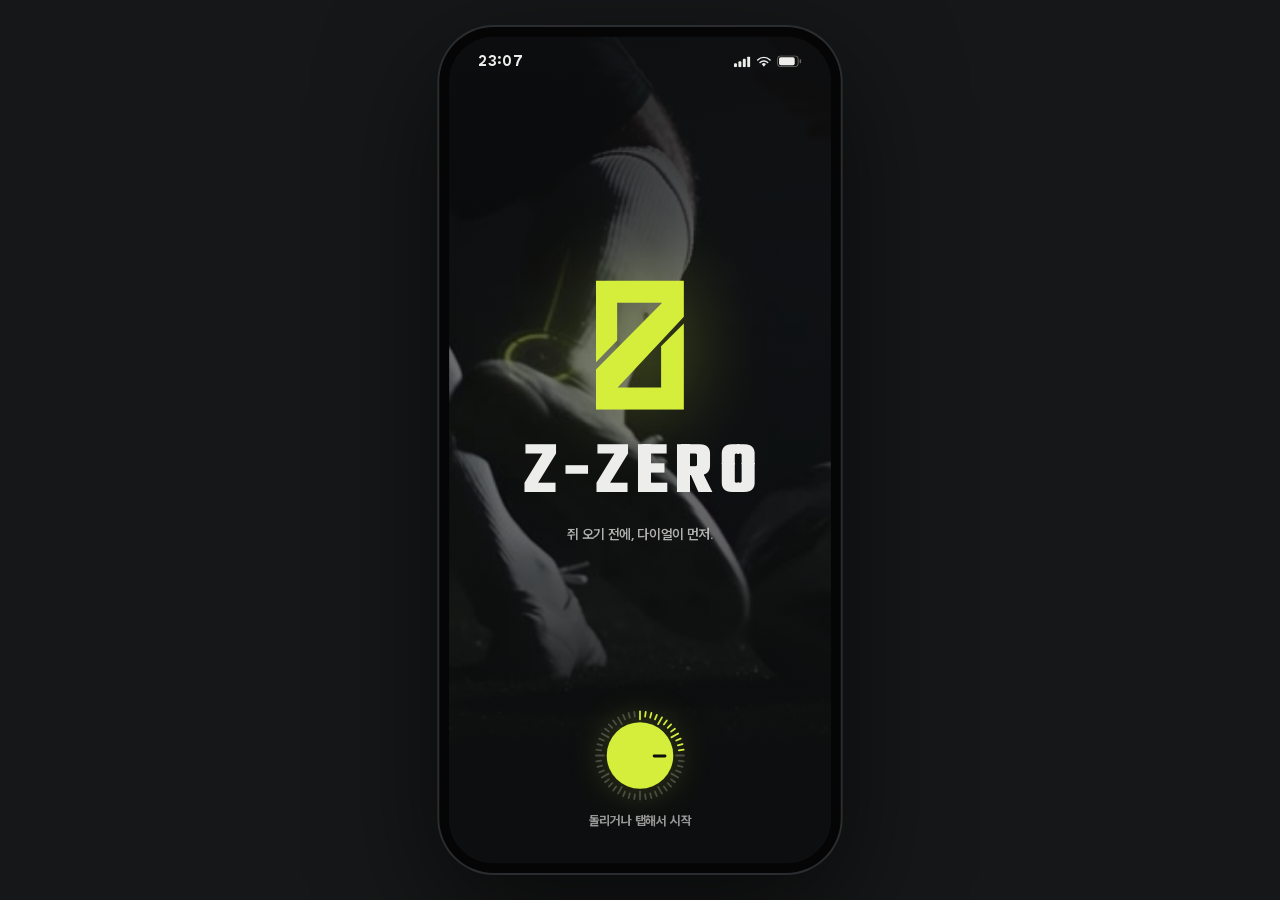
<file: index.html>
<!doctype html>
<html lang="ko">
<head>
  <meta charset="utf-8">
  <meta name="viewport" content="width=device-width, initial-scale=1, viewport-fit=cover, user-scalable=no">
  <title>Z-zero</title>
  <meta name="description" content="Z-zero 스마트 카프 슬리브 — 종아리 부하를 미리 감지하고 발 움직임을 분석하는 앱">
  <meta name="theme-color" content="#0D0E0F">
  <meta name="apple-mobile-web-app-capable" content="yes">
  <meta name="mobile-web-app-capable" content="yes">
  <meta name="apple-mobile-web-app-status-bar-style" content="black-translucent">
  <meta name="apple-mobile-web-app-title" content="Z-zero">
  <link rel="manifest" href="manifest.webmanifest">
  <link rel="icon" href="assets/icons/icon-192.png">
  <link rel="apple-touch-icon" href="assets/icons/apple-touch-icon.png">
  <link rel="preload" href="assets/fonts/WantedSans-Variable.woff2" as="font" type="font/woff2" crossorigin>
  <link rel="stylesheet" href="css/app.css">
</head>
<body>
  <!-- 데스크톱에서만 보이는 화면 바로가기 (발표·시연용) -->
  <aside id="jump"></aside>
  <div class="stage">
    <div class="device" id="device">
      <div class="phone" id="phone"></div>
    </div>
  </div>
  <script type="module" src="js/app.js"></script>
</body>
</html>
</file>
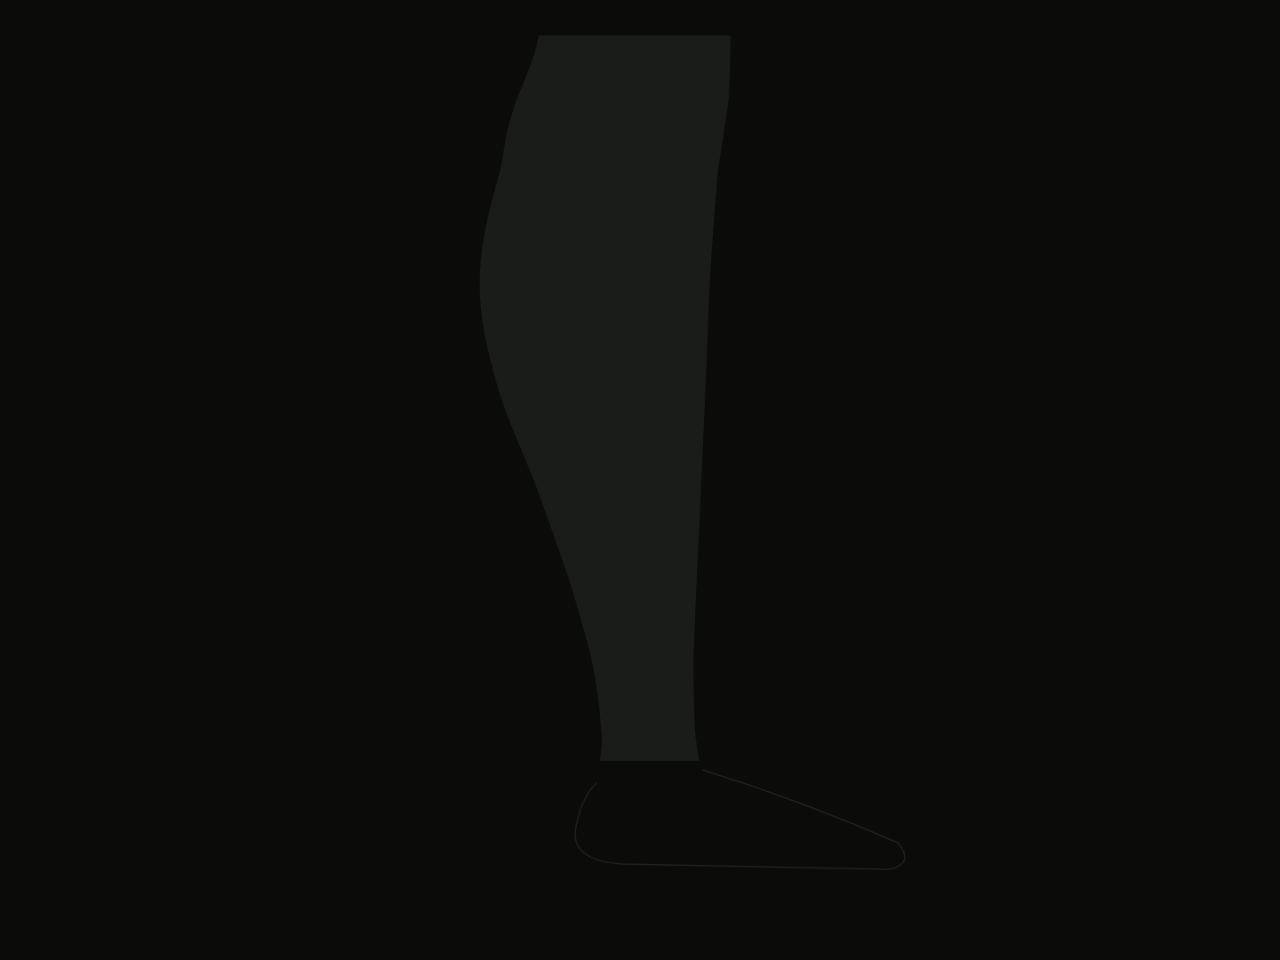
<file: video/tighten.html>
<!doctype html>
<html><head><meta charset="utf-8"><title>Z-zero tighten graphic</title>
<style>html,body{margin:0;background:#0b0c0a}canvas{display:block;width:100vw;height:auto}</style></head>
<body><canvas id="c" width="1440" height="1080"></canvas>
<script>
// 조임 모션 그래픽 — draw(t) 하나로 t초 시점의 프레임을 그림 (렌더러가 프레임마다 호출)
// ?bg=0 → 배경 투명(영상 위에 겹치는 용), ?fill=0 → 다리 실루엣 채움 없음
const Q = new URLSearchParams(location.search);
const BG = Q.get('bg') !== '0', FILL = Q.get('fill') !== '0';
const W = 1440, H = 1080, cv = document.getElementById('c'), g = cv.getContext('2d');
const LIME = '212,238,59', ORANGE = '255,122,26';
const DUR = 4.0;

// 종아리 옆모습 윤곽 (바깥쪽에서 본 오른쪽 다리, 발끝이 오른쪽) — [y, 뒤쪽 x, 앞쪽 x]
const PROF = [[40,606,822],[150,566,818],[300,532,808],[420,548,802],[560,602,794],[700,650,786],[820,676,782],[880,672,790]];
function cr(p0,p1,p2,p3,t){const t2=t*t,t3=t2*t;return 0.5*((2*p1)+(-p0+p2)*t+(2*p0-5*p1+4*p2-p3)*t2+(-p0+3*p1-3*p2+p3)*t3);}
function prof(y){
  let i=0; while(i<PROF.length-2 && y>PROF[i+1][0]) i++;
  const a=PROF[Math.max(0,i-1)],b=PROF[i],c=PROF[i+1],d=PROF[Math.min(PROF.length-1,i+2)];
  const t=Math.min(1,Math.max(0,(y-b[0])/(c[0]-b[0])));
  return [cr(a[1],b[1],c[1],d[1],t), cr(a[2],b[2],c[2],d[2],t)];
}
const clamp=(v,a=0,b=1)=>Math.min(b,Math.max(a,v));
const ease=t=>t<.5?4*t*t*t:1-Math.pow(-2*t+2,3)/2;
const seg=(t,a,b)=>clamp((t-a)/(b-a));

// 조임 정도 p(0~1) → 슬리브 구간 단면을 최대 6% 줄이고, 링 간격을 다이얼 쪽으로 2% 당김
const YD = 285, THD = 55*Math.PI/180;   // 다이얼 위치 (높이, 단면 각도)
function sleeveW(y){ return clamp((y-110)/80)*clamp((820-y)/80); }
function ring(y, p){
  const yy = YD + (y-YD)*(1-0.02*p*sleeveW(y));
  const [xb,xf]=prof(yy), s = 1-0.06*p*sleeveW(yy);
  const cx=(xb+xf)/2, rx=(xf-xb)/2*s;
  return {y:yy, cx, rx, ry:rx*0.22};
}
const pt=(r,th)=>[r.cx+r.rx*Math.cos(th), r.y+r.ry*Math.sin(th)];
const near=th=>Math.sin(th)>=0;  // 보는 쪽(바깥쪽) 면

function line(pts, alpha, width, color=LIME){
  g.strokeStyle=`rgba(${color},${alpha})`; g.lineWidth=width; g.beginPath();
  pts.forEach((q,i)=>i?g.lineTo(q[0],q[1]):g.moveTo(q[0],q[1])); g.stroke();
}

// 와이어: 다이얼에서 사선으로 뒤쪽을 감아 돎 [시작 y(다이얼 쪽), 끝 y, 회전 기울기(rad/px)]
const WIRES = [[YD, 760, 0.0062],[YD, 700, 0.0078],[YD, 620, 0.0098],[YD, 120, -0.0105],[YD, 170, -0.0135]];
function wirePts(w, p, upto=1){
  const [y0,y1,k]=w, n=60, out=[];
  for(let i=0;i<=n*upto;i++){ const y=y0+(y1-y0)*i/n, th=THD+Math.abs(y-y0)*Math.abs(k); out.push([ring(y,p),th]); }
  return out;
}

function draw(t){
  g.clearRect(0,0,W,H);
  if(BG){ g.fillStyle='#0b0c0a'; g.fillRect(0,0,W,H); }
  const scan = ease(seg(t,0.0,0.7));                 // 위→아래 스캔
  const alert = seg(t,0.7,1.2);                      // 다이얼 주황 깜빡임
  const turn = ease(seg(t,1.2,1.8));                 // ½바퀴
  const p = ease(seg(t,1.3,2.1));                    // 조임
  const flash = seg(t,2.0,2.5);                      // 라임 링 퍼짐
  const dis = ease(seg(t,3.1,3.9));                  // 아래→위 사라짐
  const breathe = t>2.4&&t<3.1 ? 0.04*Math.sin((t-2.4)*9) : 0;
  const yTop=40, yBot=860;
  const yScan = yTop + (yBot-yTop+60)*scan;
  const yDis  = yBot - (yBot-yTop+60)*dis;
  const vis = y => y<=yScan && y<=yDis;
  const fade = y => clamp((yScan-y)/40) * clamp((yDis-y)/40);
  const glow = 1 + 0.6*p*(1-seg(t,2.4,3.1)) + breathe;

  // 다리 실루엣 (미리보기용)
  if(FILL){
    const L=[],R=[]; for(let y=yTop;y<=yBot;y+=6){const r=ring(y,p); L.push([r.cx-r.rx,r.y]); R.push([r.cx+r.rx,r.y]);}
    g.fillStyle='rgba(28,30,27,0.9)'; g.beginPath(); L.concat(R.reverse()).forEach((q,i)=>i?g.lineTo(q[0],q[1]):g.moveTo(q[0],q[1])); g.closePath(); g.fill();
    g.strokeStyle='rgba(237,237,235,0.10)'; g.lineWidth=1.5;
    g.beginPath(); g.moveTo(790,866); g.quadraticCurveTo(900,900,1010,948); g.quadraticCurveTo(1030,972,1000,978); g.lineTo(700,972); g.quadraticCurveTo(640,968,648,930); g.quadraticCurveTo(655,895,672,880); g.stroke();
  }
  if(scan<=0) return;

  g.save(); g.globalCompositeOperation = BG ? 'lighter' : 'source-over';
  g.shadowColor=`rgba(${LIME},0.9)`; g.shadowBlur=10*glow;

  // 단면 링
  for(let y0=yTop+10;y0<=yBot-10;y0+=24){
    if(!vis(y0)) continue; const r=ring(y0,p), f=fade(y0), w=sleeveW(y0);
    const a = (0.32+0.28*p*w)*f*glow;
    const nearPts=[],farPts=[];
    for(let i=0;i<=40;i++){const th=Math.PI*i/40; nearPts.push(pt(r,th)); farPts.push(pt(r,Math.PI+th));}
    line(farPts, a*0.28, 1);
    line(nearPts, a, 1.3);
  }
  // 세로선
  for(let k=0;k<16;k++){
    const th=k/16*Math.PI*2, a0 = near(th)?0.22:0.07, pts=[];
    for(let y0=yTop+10;y0<=Math.min(yBot-10,yScan,yDis);y0+=8) pts.push(pt(ring(y0,p),th));
    if(pts.length>1) line(pts, a0*glow, 1);
  }
  // 와이어 (다이얼로 모임) + 조일 때 빛이 다이얼 쪽으로 흐름
  WIRES.forEach((w,wi)=>{
    const P=wirePts(w,p); let seg_=[], prevNear=null;
    const flush=()=>{ if(seg_.length>1) line(seg_.map(q=>q[0]), (prevNear?0.85:0.25)*glow, prevNear?2.4:1.4); seg_=[]; };
    P.forEach(([r,th])=>{ if(!vis(r.y)) return; const nr=near(th); if(prevNear!==null&&nr!==prevNear){const last=seg_[seg_.length-1]; flush(); if(last) seg_.push(last);} prevNear=nr; seg_.push([pt(r,th),nr]); });
    flush();
    if(p>0 && p<1){
      for(let j=0;j<3;j++){
        const u = 1 - ((p*1.6 + j*0.33 + wi*0.11)%1);   // 1(끝) → 0(다이얼)
        const [r,th]=P[Math.round(u*(P.length-1))]; if(!near(th)||!vis(r.y)) continue;
        const [x,y]=pt(r,th); g.fillStyle=`rgba(${LIME},${0.95*Math.sin(p*Math.PI)})`;
        g.beginPath(); g.arc(x,y,4.5,0,7); g.fill();
      }
    }
  });
  // 스캔 라인
  if(scan<1){ const r=ring(Math.min(yScan,yBot),p); g.shadowBlur=24; line([[r.cx-r.rx-40,r.y],[r.cx+r.rx+40,r.y]], 0.9, 2); }
  g.restore();

  // 다이얼
  if(!vis(YD)) return;
  const [dx,dy]=pt(ring(YD,p),THD), R=44, f=fade(YD);
  g.save(); g.translate(dx,dy);
  const blink = alert>0&&alert<1 ? Math.abs(Math.sin(alert*Math.PI*2)) : 0;
  if(blink>0){ g.shadowColor=`rgba(${ORANGE},1)`; g.shadowBlur=30; g.strokeStyle=`rgba(${ORANGE},${0.9*blink*f})`; g.lineWidth=4; g.beginPath(); g.arc(0,0,R+10,0,7); g.stroke(); }
  if(flash>0&&flash<1){ g.shadowColor=`rgba(${LIME},1)`; g.shadowBlur=30; g.strokeStyle=`rgba(${LIME},${(1-flash)*f})`; g.lineWidth=3; g.beginPath(); g.arc(0,0,R+10+90*ease(flash),0,7); g.stroke(); }
  g.shadowBlur=0;
  g.fillStyle=`rgba(13,14,15,${0.95*f})`; g.beginPath(); g.arc(0,0,R,0,7); g.fill();
  g.strokeStyle=`rgba(${LIME},${0.9*f})`; g.lineWidth=2; g.beginPath(); g.arc(0,0,R,0,7); g.stroke();
  g.rotate(turn*Math.PI + p*0);  // ½바퀴 = 180°
  for(let i=0;i<24;i++){ const a=i/24*Math.PI*2; g.strokeStyle=`rgba(237,237,235,${0.35*f})`; g.lineWidth=1.5; g.beginPath(); g.moveTo(Math.cos(a)*(R-9),Math.sin(a)*(R-9)); g.lineTo(Math.cos(a)*(R-3),Math.sin(a)*(R-3)); g.stroke(); }
  g.shadowColor=`rgba(${LIME},1)`; g.shadowBlur=12; g.strokeStyle=`rgba(${LIME},${f})`; g.lineWidth=4; g.beginPath(); g.moveTo(0,-R+12); g.lineTo(0,-R+28); g.stroke();
  g.restore();
}
window.draw=draw; window.DUR=DUR;
if(!Q.has('render')){ const t0=performance.now(); (function loop(){ draw(((performance.now()-t0)/1000)%(DUR+0.6)); requestAnimationFrame(loop); })(); }
</script></body></html>
</file>
<file: css/app.css>
/* Z-zero 앱 공용 스타일 — 화면별 디자인은 js/screens/*.js 안의 인라인 스타일 */
@font-face {
  font-family: 'Wanted Sans';
  src: url('../assets/fonts/WantedSans-Variable.woff2') format('woff2');
  font-weight: 100 900; font-style: normal; font-display: swap;
}

@font-face {
  font-family: 'Zero Display';
  src: url('../assets/fonts/teko-latin-600-normal.woff2') format('woff2');
  font-weight: 600; font-style: normal; font-display: swap;
}
@font-face {
  font-family: 'Zero Display';
  src: url('../assets/fonts/teko-latin-700-normal.woff2') format('woff2');
  font-weight: 700; font-style: normal; font-display: swap;
}

* { -webkit-tap-highlight-color: transparent; }
html, body { height: 100%; }
body {
  margin: 0; background: #161718; color: #EDEDEB;
  font-family: 'Wanted Sans', system-ui, sans-serif;
  display: flex; align-items: center; justify-content: center; gap: 56px;
  overflow: hidden; overscroll-behavior: none;
}
button { font-family: inherit; }

/* ---------- 데스크톱: 폰 프레임 ---------- */
.stage { display: flex; align-items: center; justify-content: center; }
.device {
  width: 410px; height: 864px; border-radius: 56px; background: #050505; padding: 10px; box-sizing: border-box;
  box-shadow: 0 0 0 2px #2a2c2f, 0 40px 120px rgba(0,0,0,.6); transform-origin: center;
}
.phone {
  position: relative; width: 390px; height: 844px; border-radius: 46px; overflow: hidden; background: #0D0E0F;
  transform-origin: top left; user-select: none; -webkit-user-select: none;
}
.phone a { color: inherit; text-decoration: none; }
.phone button { cursor: pointer; }
.phone input { user-select: text; -webkit-user-select: text; }

/* 화면 바로가기 */
#jump { width: 200px; max-height: 92vh; overflow: auto; font-size: 13px; }
#jump h1 { font-size: 18px; margin: 0 0 4px; }
#jump p { margin: 0 0 18px; color: #8b8d90; font-size: 12px; }
#jump .ng { color: #D4EE3B; font-weight: 700; font-size: 12px; margin: 16px 0 6px; letter-spacing: .04em; }
#jump a { display: block; color: #a9abad; text-decoration: none; padding: 6px 10px; border-radius: 10px; }
#jump a:hover { background: #222426; }
#jump a.cur { background: #D4EE3B; color: #0D0E0F; font-weight: 700; }
#jump .tools { margin-top: 18px; display: flex; flex-direction: column; gap: 6px; }
#jump .tools button { background: #222426; color: #EDEDEB; border: 0; border-radius: 10px; padding: 8px 10px; text-align: left; font-size: 12px; cursor: pointer; }

/* ---------- 모바일 (실제 폰): 전체 화면 ---------- */
body.mobile { display: block; background: #0D0E0F; gap: 0; }
body.mobile #jump { display: none; }
body.mobile .stage { display: block; }
body.mobile .device { width: auto; height: auto; border-radius: 0; padding: 0; background: none; box-shadow: none; }
body.mobile .phone { border-radius: 0; }
body.mobile .statusbar { visibility: hidden; } /* 폰 자체 상태바를 사용 */

/* ---------- 화면 ---------- */
.screen { position: absolute; inset: 0; opacity: 0; transform: translateX(18px); transition: opacity .28s ease, transform .28s ease; }
.screen.on { opacity: 1; transform: none; }
.screen.back { transform: translateX(-18px); }
.root {
  width: 100%; height: 100%; box-sizing: border-box; background: #0D0E0F; color: #EDEDEB;
  font-family: 'Wanted Sans', system-ui, sans-serif; font-size: 14px; line-height: 1.4;
  position: relative; overflow: hidden; -webkit-font-smoothing: antialiased;
}
[data-act] { cursor: pointer; }
.press:active, .phone a:active, .phone button:active { filter: brightness(.92); }

/* ---------- 토스트 ---------- */
.toast {
  position: absolute; left: 50%; bottom: 112px; transform: translate(-50%, -8px); max-width: 330px;
  background: #EDEDEB; color: #0D0E0F; font-weight: 700; font-size: 13px; padding: 10px 16px; border-radius: 20px;
  opacity: 0; transition: .25s; z-index: 80; pointer-events: none; text-align: center;
}
.toast.on { opacity: 1; transform: translate(-50%, 0); }

/* ---------- 바텀 시트 ---------- */
.sheet-bg { position: absolute; inset: 0; background: rgba(0,0,0,.55); z-index: 60; opacity: 0; transition: opacity .25s; }
.sheet-bg.on { opacity: 1; }
.sheet {
  position: absolute; left: 8px; right: 8px; bottom: 8px; z-index: 61; max-height: 86%; overflow: auto;
  background: #1A1B1C; border: 1px solid rgba(255,255,255,0.09); border-radius: 32px; padding: 10px 20px 20px; box-sizing: border-box;
  transform: translateY(110%); transition: transform .3s cubic-bezier(.3,.7,.2,1);
  font-family: 'Wanted Sans', system-ui, sans-serif; color: #EDEDEB;
}
.sheet.on { transform: none; }
.sheet .grip { width: 40px; height: 4px; border-radius: 2px; background: rgba(255,255,255,0.2); margin: 0 auto 14px; }
.sheet h3 { margin: 0 0 6px; font-size: 22px; font-weight: 700; letter-spacing: -0.03em; }
.sheet p { margin: 0 0 16px; color: rgba(237,237,235,0.62); font-size: 14px; line-height: 1.5; }
.sheet .acts { display: flex; flex-direction: column; gap: 8px; margin-top: 18px; }
.sheet input[type=search], .sheet input[type=text] {
  width: 100%; height: 52px; box-sizing: border-box; border-radius: 18px; border: 1px solid rgba(255,255,255,0.12);
  background: rgba(255,255,255,0.05); color: #EDEDEB; padding: 0 16px; font: 500 16px 'Wanted Sans', system-ui, sans-serif; outline: none;
}
.sheet input:focus { border-color: #D4EE3B; }

/* 클립 재생 */
.clipov { position: absolute; inset: 0; background: #000; z-index: 70; display: none; }
.clipov.on { display: block; }
.clipov img, .clipov video { width: 100%; height: 100%; object-fit: cover; }
.clipov img { animation: zoom 3.2s linear; }
.clipov .bar { position: absolute; left: 20px; right: 20px; top: 60px; height: 4px; border-radius: 2px; background: rgba(255,255,255,.25); }
.clipov .bar i { display: block; height: 100%; width: 0; background: #D4EE3B; border-radius: 2px; animation: prog 3.2s linear forwards; }
.clipov .cap { position: absolute; left: 20px; bottom: 40px; font: 700 22px 'Wanted Sans', system-ui; color: #fff; text-shadow: 0 2px 12px rgba(0,0,0,.6); }
.clipov .cap small { display: block; font-size: 13px; font-weight: 600; opacity: .7; }
.clipov button { position: absolute; right: 20px; top: 76px; width: 44px; height: 44px; border-radius: 22px; border: 0; background: rgba(13,14,15,.5); color: #fff; font-size: 22px; }
@keyframes prog { to { width: 100%; } }
@keyframes zoom { from { transform: scale(1.08); } to { transform: scale(1); } }

/* 화면 잠금 */
/* 잠금: 화면은 그대로 보이고 터치만 막음. 아래쪽 버튼을 길게 눌러 해제 */
.lockov { position: absolute; inset: 0; z-index: 75; background: rgba(13,14,15,.15); display: flex; flex-direction: column; align-items: center; justify-content: flex-end; gap: 10px; padding-bottom: 40px; font-family: 'Wanted Sans', system-ui; }
.lockov .ring { width: 72px; height: 72px; border-radius: 36px; border: 2px solid rgba(255,255,255,.35); background: rgba(13,14,15,.85); display: flex; align-items: center; justify-content: center; }
.lockov span { color: #EDEDEB; font-size: 13px; font-weight: 700; background: rgba(13,14,15,.85); padding: 6px 12px; border-radius: 14px; }

@keyframes pulse { 0%,100% { opacity: 1; } 50% { opacity: .35; } }
.blink { animation: pulse 1.2s ease-in-out infinite; }
@keyframes spin { to { transform: rotate(360deg); } }

/* 다이얼 연결 애니메이션 */
@keyframes hop { 0%, 100% { transform: translateY(0) scale(1); } 30% { transform: translateY(-14px) scale(1.04); } 55% { transform: translateY(0) scale(0.97); } 70% { transform: translateY(-4px) scale(1.01); } }
@keyframes ripple { from { transform: scale(0.9); opacity: 0.7; } to { transform: scale(1.6); opacity: 0; } }
.hop { animation: hop 1.1s cubic-bezier(.3,.7,.3,1) infinite; }
.ripple { animation: ripple 1.6s ease-out infinite; }
@keyframes rise { from { opacity: 0; transform: translateY(16px); } to { opacity: 1; transform: none; } }
.rise { animation: rise .9s cubic-bezier(.2,.7,.2,1) both; }

/* 화면이 짧을 때: 내용이 잘리지 않고 스크롤되게 (버튼은 내용 아래로 밀림) */
.root > div[style*="padding: 58px 20px 34px"] { overflow-y: auto; scrollbar-width: none; }
.root > div[style*="padding: 58px 20px 34px"]::-webkit-scrollbar { display: none; }
.root > div[style*="padding: 58px 20px 34px"] > * { flex-shrink: 0; }
.root > div[style*="padding: 58px 20px 34px"] > [style*="flex: 1"] { flex-shrink: 1; }
/* 하단 탭이 있는 화면은 탭 높이만큼 여백 */
.root.has-tab > div[style*="padding: 58px 20px 34px"] { padding-bottom: 110px !important; }
</file>
